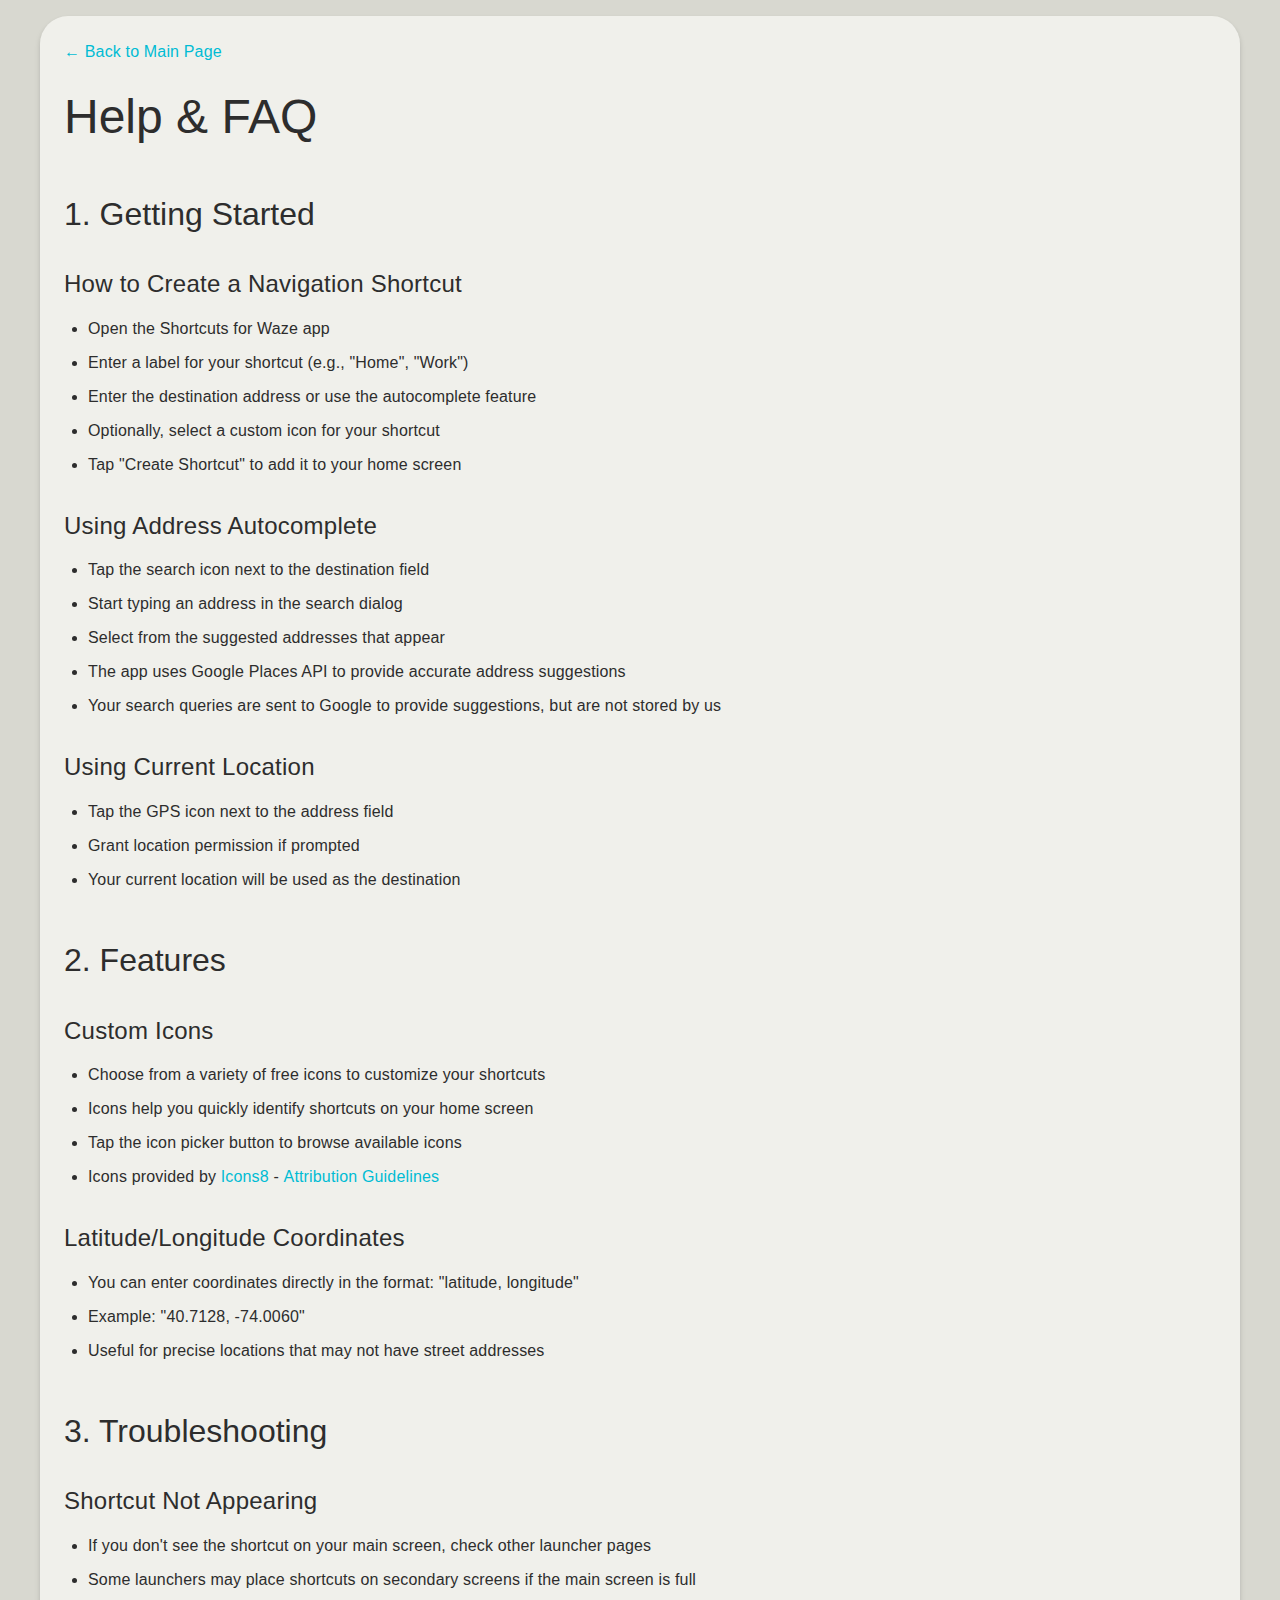
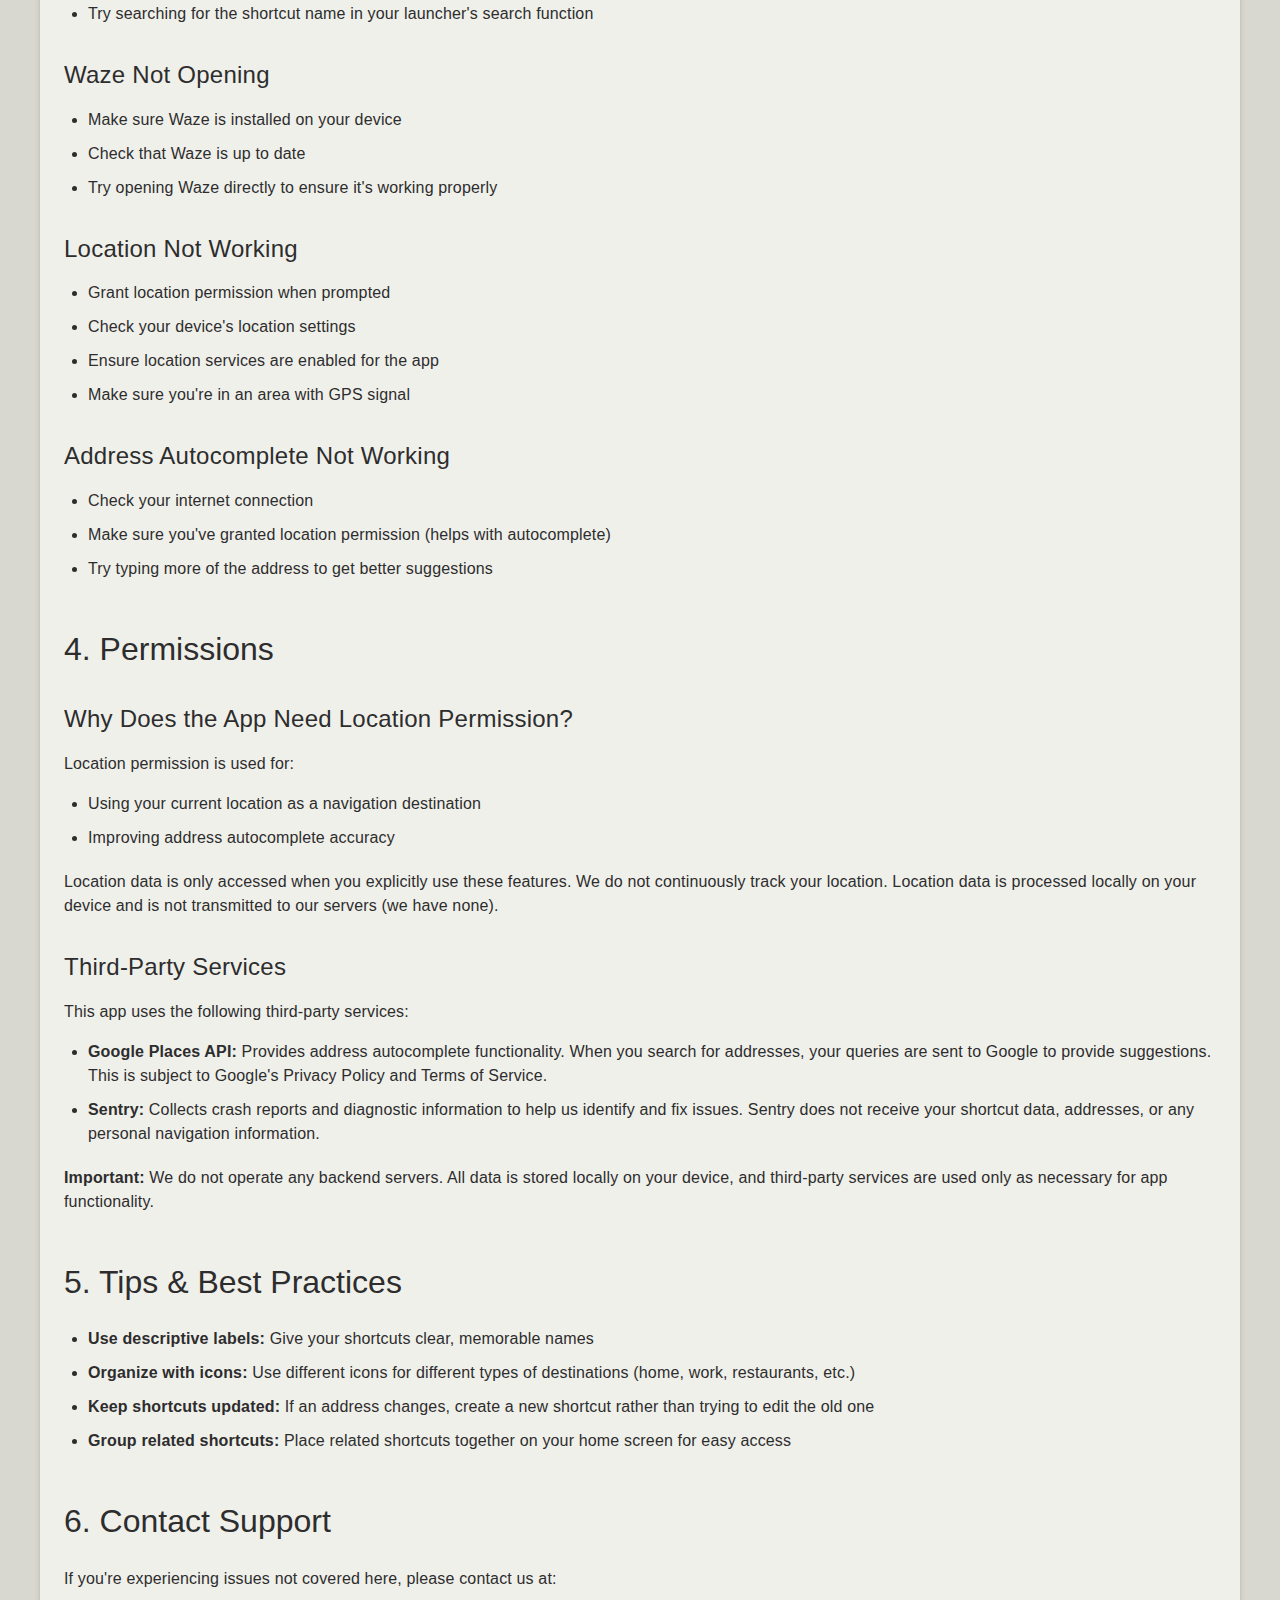
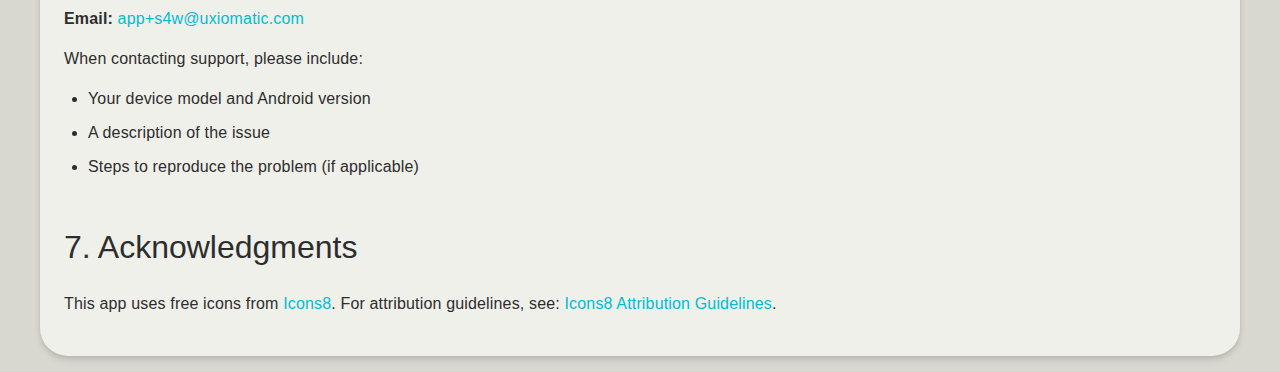
<file: help.html>
<!DOCTYPE html>
<html lang="en">
<head>
    <meta charset="UTF-8">
    <meta name="viewport" content="width=device-width, initial-scale=1.0">
    <title>Help & FAQ - Shortcuts for Waze</title>
    <link rel="icon" type="image/png" href="favicon.png">
    <link rel="stylesheet" href="styles.css">
</head>
<body>
    <div class="container">
        <a href="index.html" class="back-link">← Back to Main Page</a>
        
        <h1>Help & FAQ</h1>

        <h2>1. Getting Started</h2>

        <h3>How to Create a Navigation Shortcut</h3>
        <ul>
            <li>Open the Shortcuts for Waze app</li>
            <li>Enter a label for your shortcut (e.g., "Home", "Work")</li>
            <li>Enter the destination address or use the autocomplete feature</li>
            <li>Optionally, select a custom icon for your shortcut</li>
            <li>Tap "Create Shortcut" to add it to your home screen</li>
        </ul>

        <h3>Using Address Autocomplete</h3>
        <ul>
            <li>Tap the search icon next to the destination field</li>
            <li>Start typing an address in the search dialog</li>
            <li>Select from the suggested addresses that appear</li>
            <li>The app uses Google Places API to provide accurate address suggestions</li>
            <li>Your search queries are sent to Google to provide suggestions, but are not stored by us</li>
        </ul>

        <h3>Using Current Location</h3>
        <ul>
            <li>Tap the GPS icon next to the address field</li>
            <li>Grant location permission if prompted</li>
            <li>Your current location will be used as the destination</li>
        </ul>

        <h2>2. Features</h2>

        <h3>Custom Icons</h3>
        <ul>
            <li>Choose from a variety of free icons to customize your shortcuts</li>
            <li>Icons help you quickly identify shortcuts on your home screen</li>
            <li>Tap the icon picker button to browse available icons</li>
            <li>Icons provided by <a href="https://icons8.com" target="_blank" rel="noopener noreferrer">Icons8</a> - <a href="https://intercom.help/icons8-7fb7577e8170/en/articles/4725508-where-do-i-add-the-link" target="_blank" rel="noopener noreferrer">Attribution Guidelines</a></li>
        </ul>


        <h3>Latitude/Longitude Coordinates</h3>
        <ul>
            <li>You can enter coordinates directly in the format: "latitude, longitude"</li>
            <li>Example: "40.7128, -74.0060"</li>
            <li>Useful for precise locations that may not have street addresses</li>
        </ul>

        <h2>3. Troubleshooting</h2>

        <h3>Shortcut Not Appearing</h3>
        <ul>
            <li>If you don't see the shortcut on your main screen, check other launcher pages</li>
            <li>Some launchers may place shortcuts on secondary screens if the main screen is full</li>
            <li>Try searching for the shortcut name in your launcher's search function</li>
        </ul>

        <h3>Waze Not Opening</h3>
        <ul>
            <li>Make sure Waze is installed on your device</li>
            <li>Check that Waze is up to date</li>
            <li>Try opening Waze directly to ensure it's working properly</li>
        </ul>

        <h3>Location Not Working</h3>
        <ul>
            <li>Grant location permission when prompted</li>
            <li>Check your device's location settings</li>
            <li>Ensure location services are enabled for the app</li>
            <li>Make sure you're in an area with GPS signal</li>
        </ul>

        <h3>Address Autocomplete Not Working</h3>
        <ul>
            <li>Check your internet connection</li>
            <li>Make sure you've granted location permission (helps with autocomplete)</li>
            <li>Try typing more of the address to get better suggestions</li>
        </ul>

        <h2>4. Permissions</h2>

        <h3>Why Does the App Need Location Permission?</h3>
        <p>
            Location permission is used for:
        </p>
        <ul>
            <li>Using your current location as a navigation destination</li>
            <li>Improving address autocomplete accuracy</li>
        </ul>
        <p>
            Location data is only accessed when you explicitly use these features. We do not continuously track your location.
            Location data is processed locally on your device and is not transmitted to our servers (we have none).
        </p>

        <h3>Third-Party Services</h3>
        <p>
            This app uses the following third-party services:
        </p>
        <ul>
            <li><strong>Google Places API:</strong> Provides address autocomplete functionality. When you search for addresses, your queries are sent to Google to provide suggestions. This is subject to Google's Privacy Policy and Terms of Service.</li>
            <li><strong>Sentry:</strong> Collects crash reports and diagnostic information to help us identify and fix issues. Sentry does not receive your shortcut data, addresses, or any personal navigation information.</li>
        </ul>
        <p>
            <strong>Important:</strong> We do not operate any backend servers. All data is stored locally on your device, and third-party services are used only as necessary for app functionality.
        </p>

        <h2>5. Tips & Best Practices</h2>

        <ul>
            <li><strong>Use descriptive labels:</strong> Give your shortcuts clear, memorable names</li>
            <li><strong>Organize with icons:</strong> Use different icons for different types of destinations (home, work, restaurants, etc.)</li>
            <li><strong>Keep shortcuts updated:</strong> If an address changes, create a new shortcut rather than trying to edit the old one</li>
            <li><strong>Group related shortcuts:</strong> Place related shortcuts together on your home screen for easy access</li>
        </ul>

        <h2>6. Contact Support</h2>
        <p>
            If you're experiencing issues not covered here, please contact us at:
        </p>
        <p>
            <strong>Email:</strong> <a href="mailto:app+s4w@uxiomatic.com">app+s4w@uxiomatic.com</a>
        </p>
        <p>
            When contacting support, please include:
        </p>
        <ul>
            <li>Your device model and Android version</li>
            <li>A description of the issue</li>
            <li>Steps to reproduce the problem (if applicable)</li>
        </ul>

        <h2>7. Acknowledgments</h2>
        <p>
            This app uses free icons from <a href="https://icons8.com" target="_blank" rel="noopener noreferrer">Icons8</a>.
            For attribution guidelines, see: <a href="https://intercom.help/icons8-7fb7577e8170/en/articles/4725508-where-do-i-add-the-link" target="_blank" rel="noopener noreferrer">Icons8 Attribution Guidelines</a>.
        </p>
    </div>
</body>
</html>
</file>
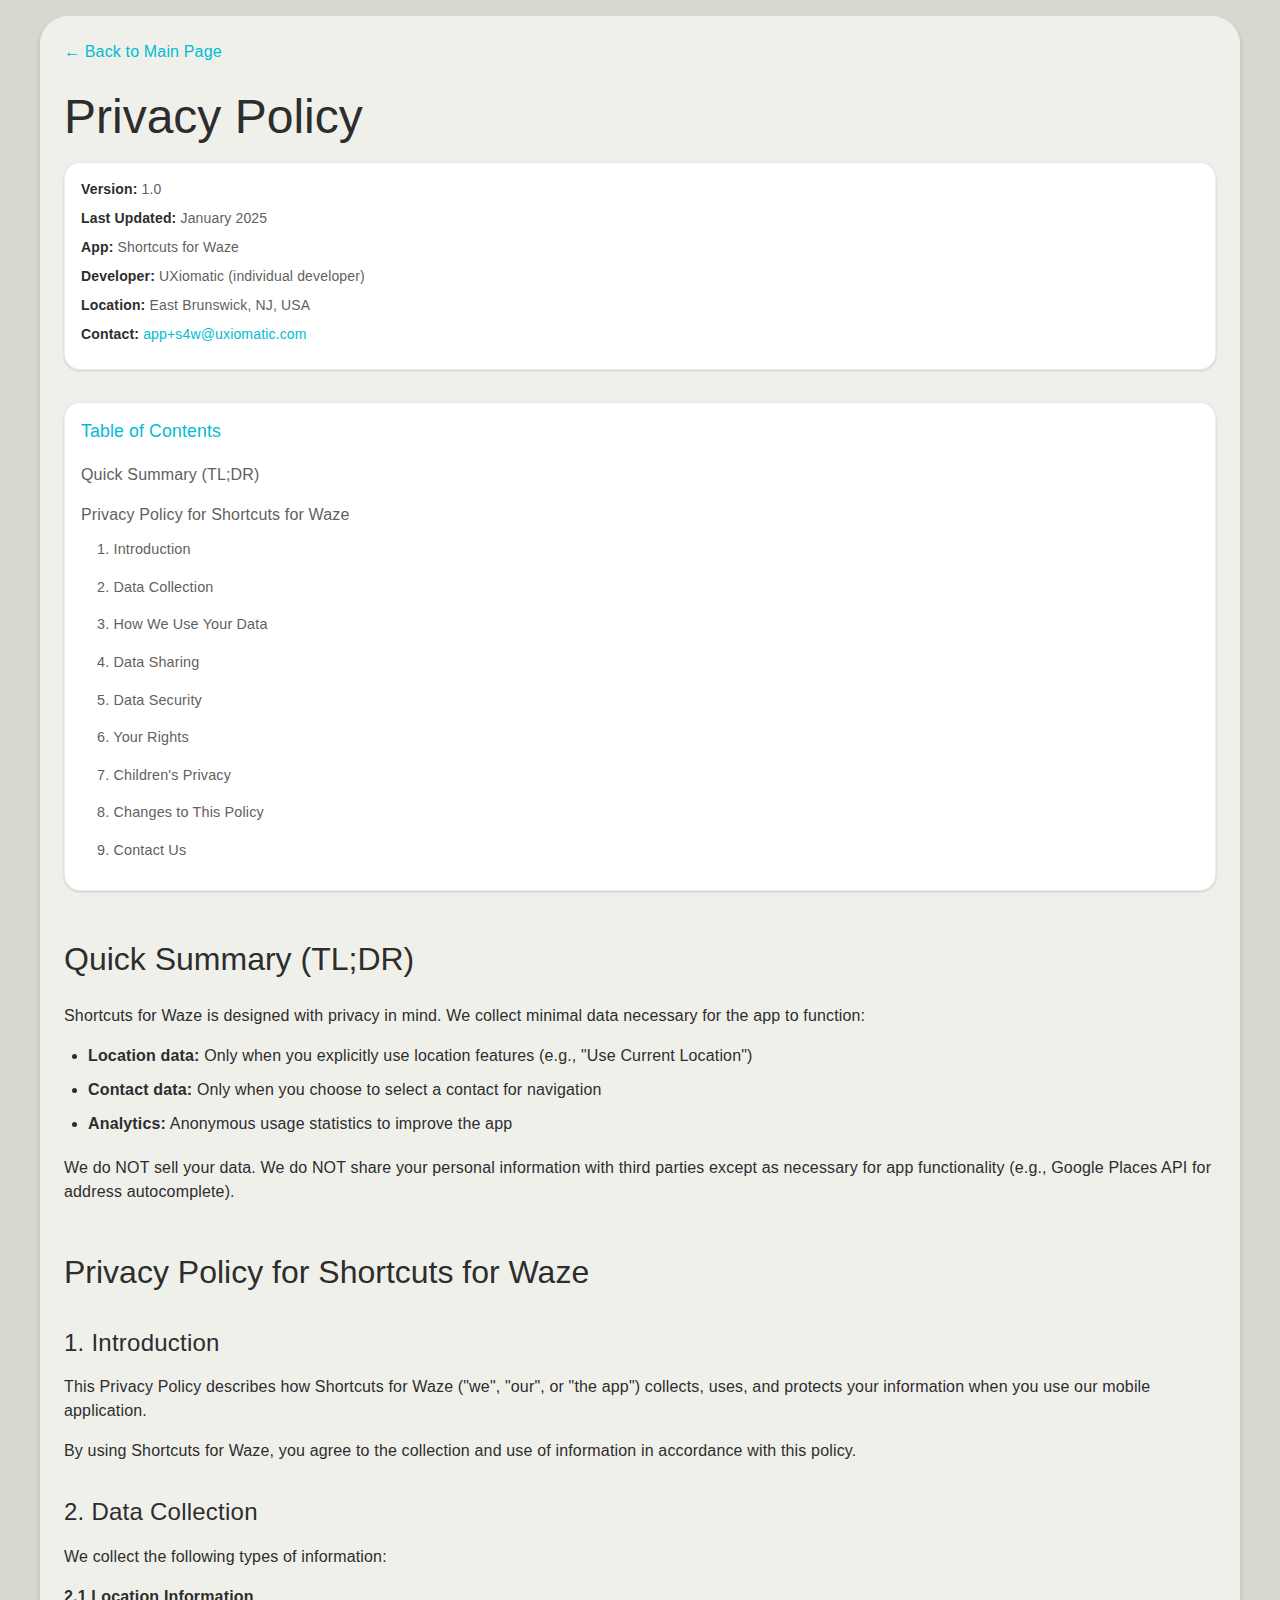
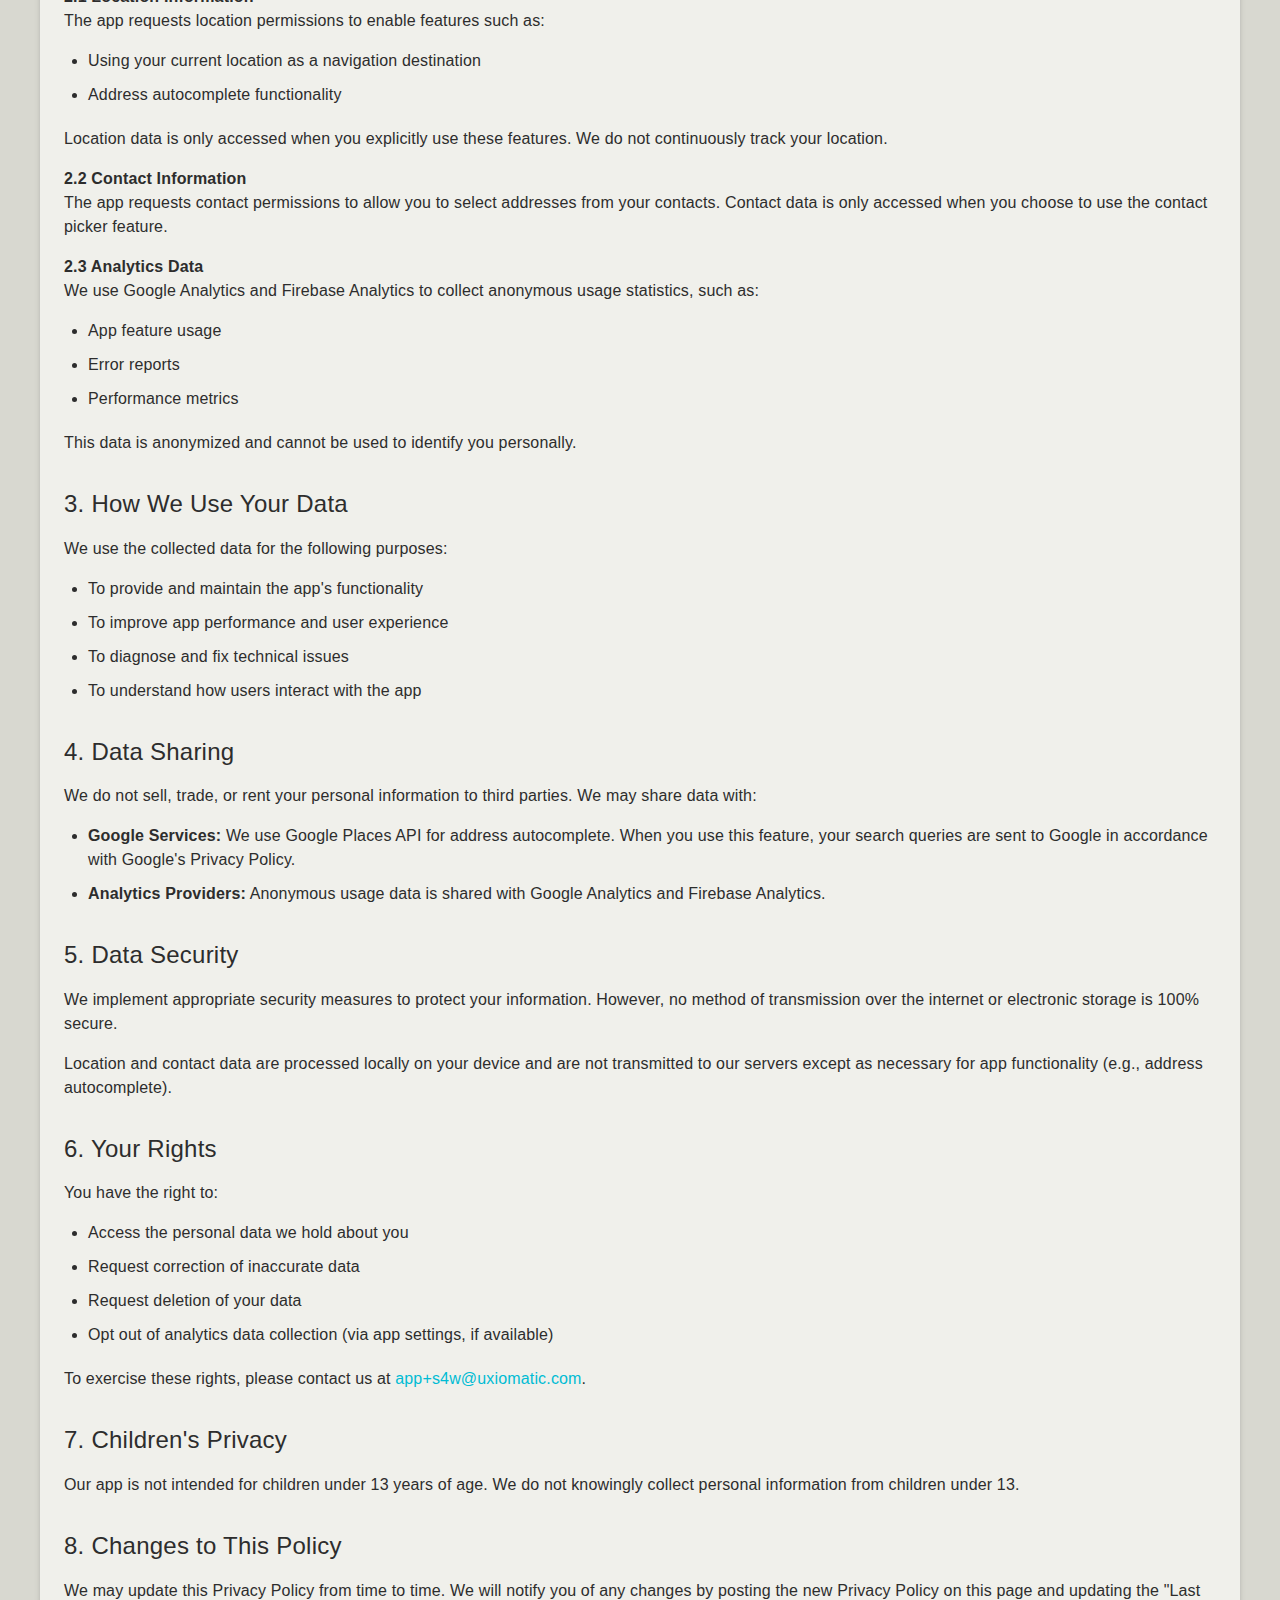
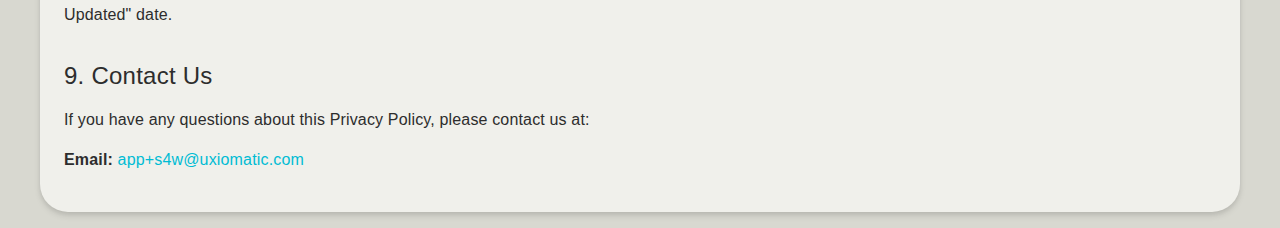
<file: privacy-policy.html>
<!DOCTYPE html>
<html lang="en">
<head>
    <meta charset="UTF-8">
    <meta name="viewport" content="width=device-width, initial-scale=1.0">
    <title>Privacy Policy - Shortcuts for Waze</title>
    <link rel="icon" type="image/png" href="favicon.png">
    <link rel="stylesheet" href="styles.css">
</head>
<body>
    <div class="container">
        <a href="index.html" class="back-link">← Back to Main Page</a>

        <h1>Privacy Policy</h1>
        <div class="meta">
            <p><strong>Version:</strong> 1.0</p>
            <p><strong>Last Updated:</strong> January 2025</p>
            <p><strong>App:</strong> Shortcuts for Waze</p>
            <p><strong>Developer:</strong> UXiomatic (individual developer)</p>
            <p><strong>Location:</strong> East Brunswick, NJ, USA</p>
            <p><strong>Contact:</strong> <a href="mailto:app+s4w@uxiomatic.com">app+s4w@uxiomatic.com</a></p>
        </div>

        <div class="toc">
            <h3>Table of Contents</h3>
            <ul>
                <li><a href="#quick-summary">Quick Summary (TL;DR)</a></li>
                <li><a href="#privacy-policy">Privacy Policy for Shortcuts for Waze</a>
                    <ul>
                        <li><a href="#introduction">1. Introduction</a></li>
                        <li><a href="#data-collection">2. Data Collection</a></li>
                        <li><a href="#data-use">3. How We Use Your Data</a></li>
                        <li><a href="#data-sharing">4. Data Sharing</a></li>
                        <li><a href="#data-security">5. Data Security</a></li>
                        <li><a href="#your-rights">6. Your Rights</a></li>
                        <li><a href="#children">7. Children's Privacy</a></li>
                        <li><a href="#changes">8. Changes to This Policy</a></li>
                        <li><a href="#contact">9. Contact Us</a></li>
                    </ul>
                </li>
            </ul>
        </div>

        <h2 id="quick-summary">Quick Summary (TL;DR)</h2>
        <p>
            Shortcuts for Waze is designed with privacy in mind. We collect minimal data necessary for the app to function:
        </p>
        <ul>
            <li><strong>Location data:</strong> Only when you explicitly use location features (e.g., "Use Current Location")</li>
            <li><strong>Contact data:</strong> Only when you choose to select a contact for navigation</li>
            <li><strong>Analytics:</strong> Anonymous usage statistics to improve the app</li>
        </ul>
        <p>
            We do NOT sell your data. We do NOT share your personal information with third parties except as necessary for app functionality (e.g., Google Places API for address autocomplete).
        </p>

        <h2 id="privacy-policy">Privacy Policy for Shortcuts for Waze</h2>

        <h3 id="introduction">1. Introduction</h3>
        <p>
            This Privacy Policy describes how Shortcuts for Waze ("we", "our", or "the app") collects, uses, and protects your information when you use our mobile application.
        </p>
        <p>
            By using Shortcuts for Waze, you agree to the collection and use of information in accordance with this policy.
        </p>

        <h3 id="data-collection">2. Data Collection</h3>
        <p>We collect the following types of information:</p>
        
        <h4>2.1 Location Information</h4>
        <p>
            The app requests location permissions to enable features such as:
        </p>
        <ul>
            <li>Using your current location as a navigation destination</li>
            <li>Address autocomplete functionality</li>
        </ul>
        <p>
            Location data is only accessed when you explicitly use these features. We do not continuously track your location.
        </p>

        <h4>2.2 Contact Information</h4>
        <p>
            The app requests contact permissions to allow you to select addresses from your contacts. Contact data is only accessed when you choose to use the contact picker feature.
        </p>

        <h4>2.3 Analytics Data</h4>
        <p>
            We use Google Analytics and Firebase Analytics to collect anonymous usage statistics, such as:
        </p>
        <ul>
            <li>App feature usage</li>
            <li>Error reports</li>
            <li>Performance metrics</li>
        </ul>
        <p>
            This data is anonymized and cannot be used to identify you personally.
        </p>

        <h3 id="data-use">3. How We Use Your Data</h3>
        <p>We use the collected data for the following purposes:</p>
        <ul>
            <li>To provide and maintain the app's functionality</li>
            <li>To improve app performance and user experience</li>
            <li>To diagnose and fix technical issues</li>
            <li>To understand how users interact with the app</li>
        </ul>

        <h3 id="data-sharing">4. Data Sharing</h3>
        <p>
            We do not sell, trade, or rent your personal information to third parties. We may share data with:
        </p>
        <ul>
            <li><strong>Google Services:</strong> We use Google Places API for address autocomplete. When you use this feature, your search queries are sent to Google in accordance with Google's Privacy Policy.</li>
            <li><strong>Analytics Providers:</strong> Anonymous usage data is shared with Google Analytics and Firebase Analytics.</li>
        </ul>

        <h3 id="data-security">5. Data Security</h3>
        <p>
            We implement appropriate security measures to protect your information. However, no method of transmission over the internet or electronic storage is 100% secure.
        </p>
        <p>
            Location and contact data are processed locally on your device and are not transmitted to our servers except as necessary for app functionality (e.g., address autocomplete).
        </p>

        <h3 id="your-rights">6. Your Rights</h3>
        <p>You have the right to:</p>
        <ul>
            <li>Access the personal data we hold about you</li>
            <li>Request correction of inaccurate data</li>
            <li>Request deletion of your data</li>
            <li>Opt out of analytics data collection (via app settings, if available)</li>
        </ul>
        <p>
            To exercise these rights, please contact us at <a href="mailto:app+s4w@uxiomatic.com">app+s4w@uxiomatic.com</a>.
        </p>

        <h3 id="children">7. Children's Privacy</h3>
        <p>
            Our app is not intended for children under 13 years of age. We do not knowingly collect personal information from children under 13.
        </p>

        <h3 id="changes">8. Changes to This Policy</h3>
        <p>
            We may update this Privacy Policy from time to time. We will notify you of any changes by posting the new Privacy Policy on this page and updating the "Last Updated" date.
        </p>

        <h3 id="contact">9. Contact Us</h3>
        <p>
            If you have any questions about this Privacy Policy, please contact us at:
        </p>
        <p>
            <strong>Email:</strong> <a href="mailto:app+s4w@uxiomatic.com">app+s4w@uxiomatic.com</a>
        </p>
    </div>
</body>
</html>
</file>
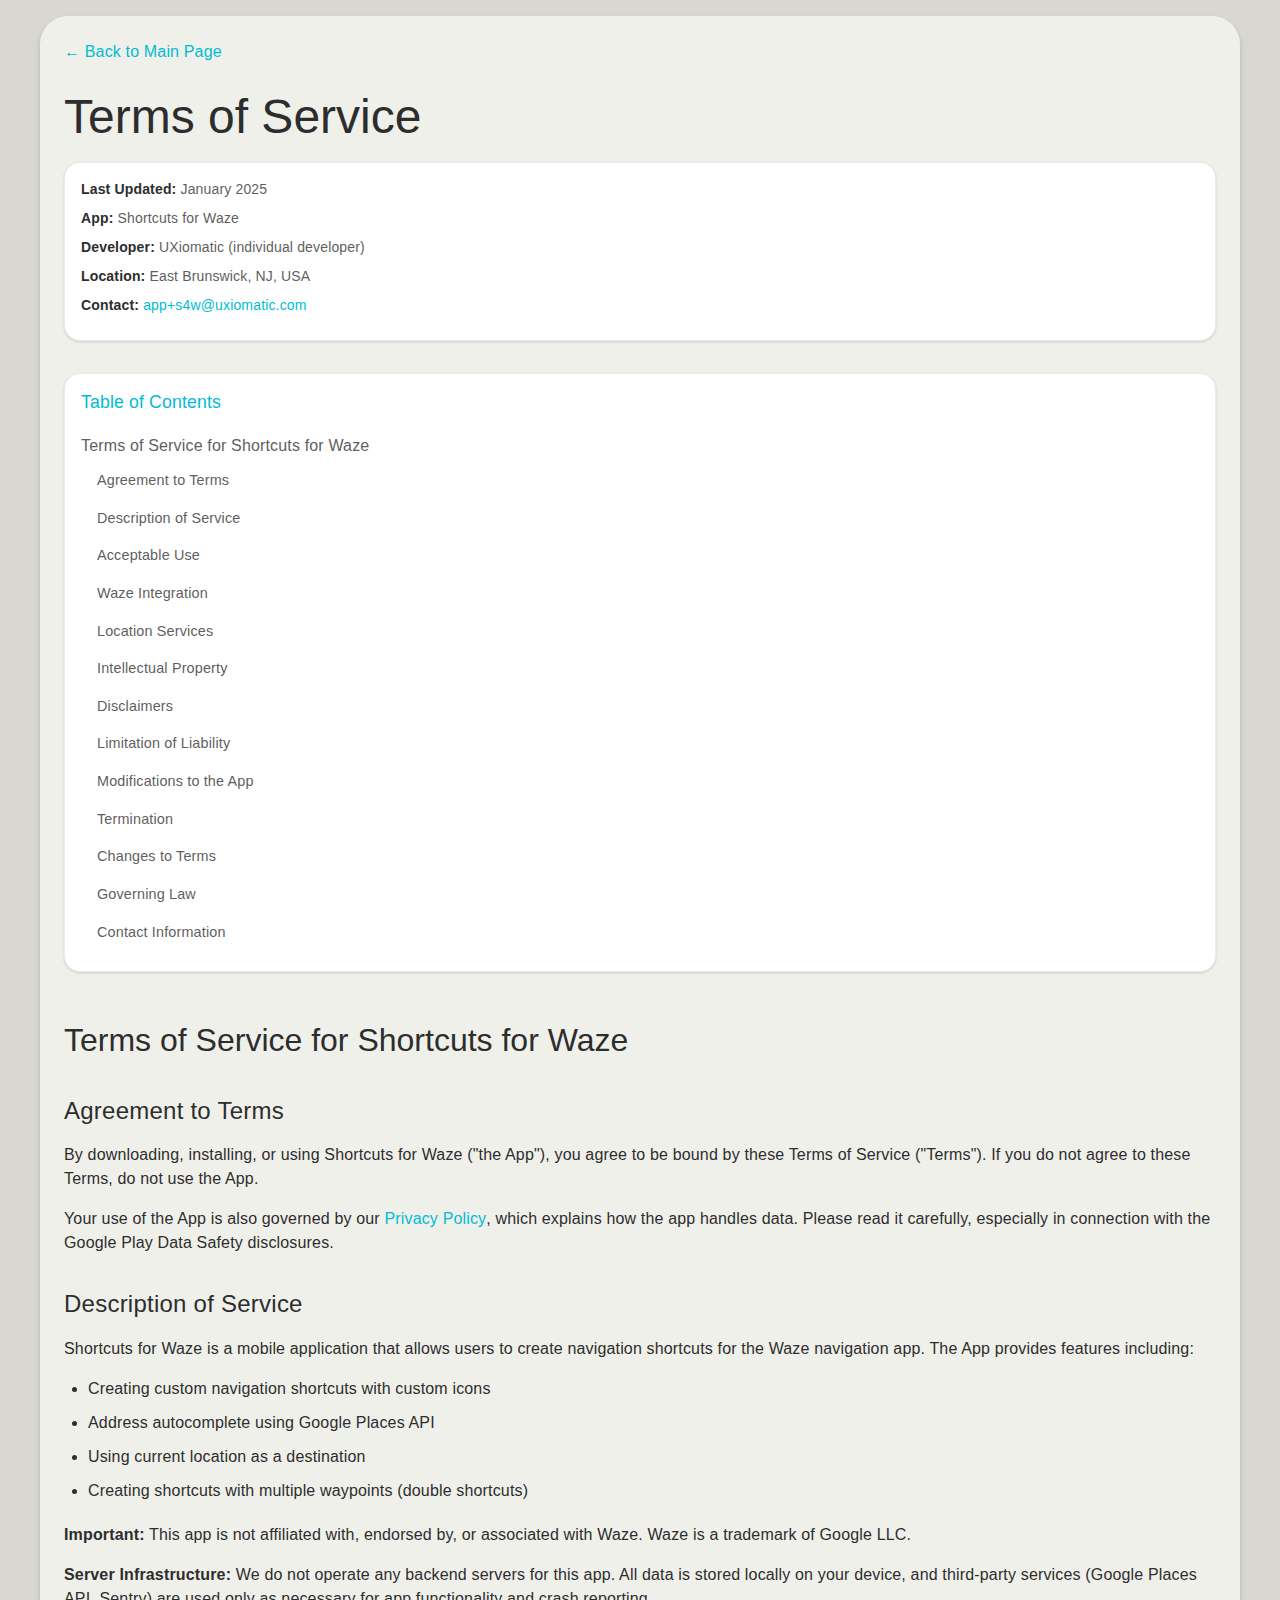
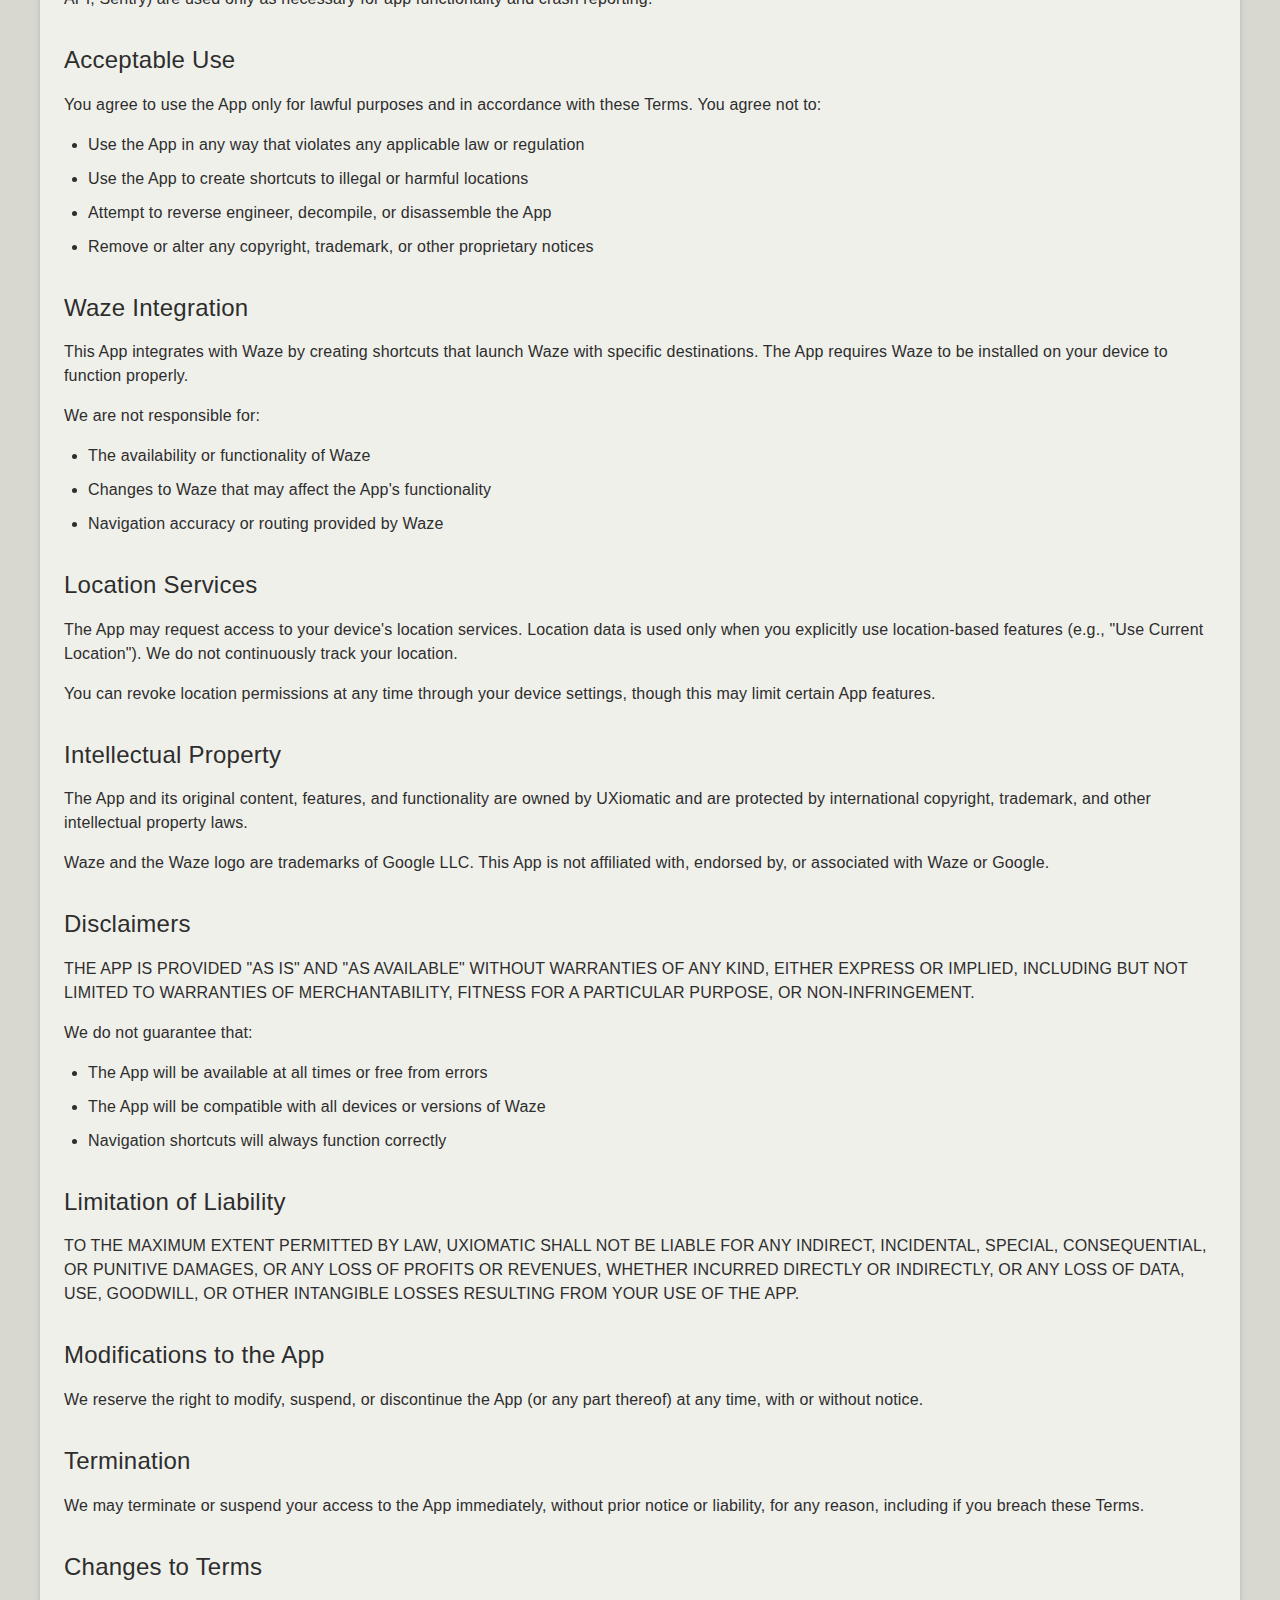
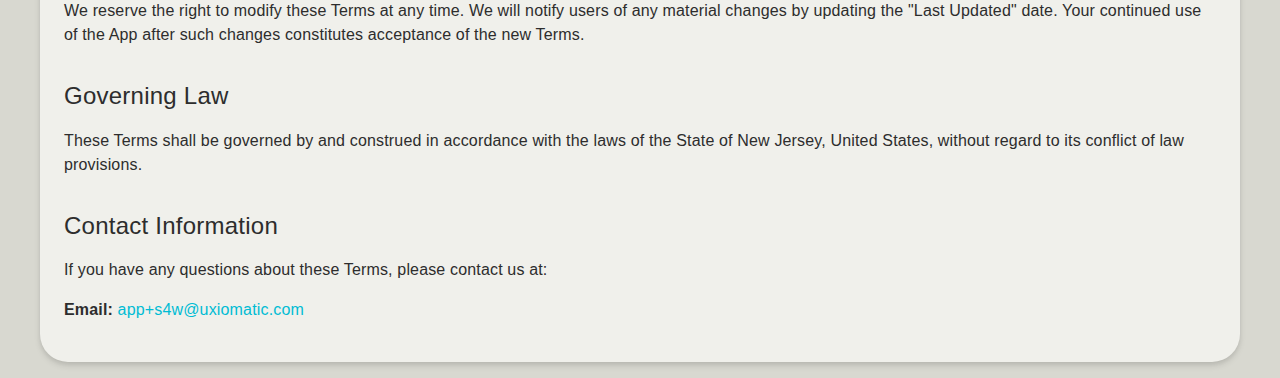
<file: terms-of-service.html>
<!DOCTYPE html>
<html lang="en">
<head>
    <meta charset="UTF-8">
    <meta name="viewport" content="width=device-width, initial-scale=1.0">
    <title>Terms of Service - Shortcuts for Waze</title>
    <link rel="icon" type="image/png" href="favicon.png">
    <link rel="stylesheet" href="styles.css">
</head>
<body>
    <div class="container">
        <a href="index.html" class="back-link">← Back to Main Page</a>

        <h1>Terms of Service</h1>
        <div class="meta">
            <p><strong>Last Updated:</strong> January 2025</p>
            <p><strong>App:</strong> Shortcuts for Waze</p>
            <p><strong>Developer:</strong> UXiomatic (individual developer)</p>
            <p><strong>Location:</strong> East Brunswick, NJ, USA</p>
            <p><strong>Contact:</strong> <a href="mailto:app+s4w@uxiomatic.com">app+s4w@uxiomatic.com</a></p>
        </div>

        <div class="toc">
            <h3>Table of Contents</h3>
            <ul>
                <li><a href="#terms">Terms of Service for Shortcuts for Waze</a>
                    <ul>
                        <li><a href="#agreement">Agreement to Terms</a></li>
                        <li><a href="#description">Description of Service</a></li>
                        <li><a href="#acceptable-use">Acceptable Use</a></li>
                        <li><a href="#waze-integration">Waze Integration</a></li>
                        <li><a href="#location-services">Location Services</a></li>
                        <li><a href="#intellectual-property">Intellectual Property</a></li>
                        <li><a href="#disclaimers">Disclaimers</a></li>
                        <li><a href="#liability">Limitation of Liability</a></li>
                        <li><a href="#modifications">Modifications to the App</a></li>
                        <li><a href="#termination">Termination</a></li>
                        <li><a href="#changes-terms">Changes to Terms</a></li>
                        <li><a href="#governing-law">Governing Law</a></li>
                        <li><a href="#contact-terms">Contact Information</a></li>
                    </ul>
                </li>
            </ul>
        </div>

        <h2 id="terms">Terms of Service for Shortcuts for Waze</h2>

        <h3 id="agreement">Agreement to Terms</h3>
        <p>
            By downloading, installing, or using Shortcuts for Waze ("the App"), you agree to be bound by these Terms of Service ("Terms").
            If you do not agree to these Terms, do not use the App.
        </p>
        <p>
            Your use of the App is also governed by our <a href="privacy-policy.html">Privacy Policy</a>, which explains how the app handles data.
            Please read it carefully, especially in connection with the Google Play Data Safety disclosures.
        </p>

        <h3 id="description">Description of Service</h3>
        <p>
            Shortcuts for Waze is a mobile application that allows users to create navigation shortcuts for the Waze navigation app. The App provides features including:
        </p>
        <ul>
            <li>Creating custom navigation shortcuts with custom icons</li>
            <li>Address autocomplete using Google Places API</li>
            <li>Using current location as a destination</li>
            <li>Creating shortcuts with multiple waypoints (double shortcuts)</li>
        </ul>
        <p>
            <strong>Important:</strong> This app is not affiliated with, endorsed by, or associated with Waze. Waze is a trademark of Google LLC.
        </p>
        <p>
            <strong>Server Infrastructure:</strong> We do not operate any backend servers for this app. All data is stored locally on your device, and third-party services (Google Places API, Sentry) are used only as necessary for app functionality and crash reporting.
        </p>

        <h3 id="acceptable-use">Acceptable Use</h3>
        <p>You agree to use the App only for lawful purposes and in accordance with these Terms. You agree not to:</p>
        <ul>
            <li>Use the App in any way that violates any applicable law or regulation</li>
            <li>Use the App to create shortcuts to illegal or harmful locations</li>
            <li>Attempt to reverse engineer, decompile, or disassemble the App</li>
            <li>Remove or alter any copyright, trademark, or other proprietary notices</li>
        </ul>

        <h3 id="waze-integration">Waze Integration</h3>
        <p>
            This App integrates with Waze by creating shortcuts that launch Waze with specific destinations. The App requires Waze to be installed on your device to function properly.
        </p>
        <p>
            We are not responsible for:
        </p>
        <ul>
            <li>The availability or functionality of Waze</li>
            <li>Changes to Waze that may affect the App's functionality</li>
            <li>Navigation accuracy or routing provided by Waze</li>
        </ul>

        <h3 id="location-services">Location Services</h3>
        <p>
            The App may request access to your device's location services. Location data is used only when you explicitly use location-based features (e.g., "Use Current Location"). We do not continuously track your location.
        </p>
        <p>
            You can revoke location permissions at any time through your device settings, though this may limit certain App features.
        </p>

        <h3 id="intellectual-property">Intellectual Property</h3>
        <p>
            The App and its original content, features, and functionality are owned by UXiomatic and are protected by international copyright, trademark, and other intellectual property laws.
        </p>
        <p>
            Waze and the Waze logo are trademarks of Google LLC. This App is not affiliated with, endorsed by, or associated with Waze or Google.
        </p>

        <h3 id="disclaimers">Disclaimers</h3>
        <p>
            THE APP IS PROVIDED "AS IS" AND "AS AVAILABLE" WITHOUT WARRANTIES OF ANY KIND, EITHER EXPRESS OR IMPLIED, INCLUDING BUT NOT LIMITED TO WARRANTIES OF MERCHANTABILITY, FITNESS FOR A PARTICULAR PURPOSE, OR NON-INFRINGEMENT.
        </p>
        <p>
            We do not guarantee that:
        </p>
        <ul>
            <li>The App will be available at all times or free from errors</li>
            <li>The App will be compatible with all devices or versions of Waze</li>
            <li>Navigation shortcuts will always function correctly</li>
        </ul>

        <h3 id="liability">Limitation of Liability</h3>
        <p>
            TO THE MAXIMUM EXTENT PERMITTED BY LAW, UXIOMATIC SHALL NOT BE LIABLE FOR ANY INDIRECT, INCIDENTAL, SPECIAL, CONSEQUENTIAL, OR PUNITIVE DAMAGES, OR ANY LOSS OF PROFITS OR REVENUES, WHETHER INCURRED DIRECTLY OR INDIRECTLY, OR ANY LOSS OF DATA, USE, GOODWILL, OR OTHER INTANGIBLE LOSSES RESULTING FROM YOUR USE OF THE APP.
        </p>

        <h3 id="modifications">Modifications to the App</h3>
        <p>
            We reserve the right to modify, suspend, or discontinue the App (or any part thereof) at any time, with or without notice.
        </p>

        <h3 id="termination">Termination</h3>
        <p>
            We may terminate or suspend your access to the App immediately, without prior notice or liability, for any reason, including if you breach these Terms.
        </p>

        <h3 id="changes-terms">Changes to Terms</h3>
        <p>
            We reserve the right to modify these Terms at any time. We will notify users of any material changes by updating the "Last Updated" date. Your continued use of the App after such changes constitutes acceptance of the new Terms.
        </p>

        <h3 id="governing-law">Governing Law</h3>
        <p>
            These Terms shall be governed by and construed in accordance with the laws of the State of New Jersey, United States, without regard to its conflict of law provisions.
        </p>

        <h3 id="contact-terms">Contact Information</h3>
        <p>
            If you have any questions about these Terms, please contact us at:
        </p>
        <p>
            <strong>Email:</strong> <a href="mailto:app+s4w@uxiomatic.com">app+s4w@uxiomatic.com</a>
        </p>
    </div>
</body>
</html>
</file>
<file: styles.css>
/* Modern Theme for Shortcuts for Waze Documentation */

:root {
    /* Cyan/Teal accent colors from app */
    --primary: #00bcd4;
    --primary-dark: #006064;
    --primary-light: #4dd0e1;
    --on-primary: #FFFFFF;
    
    /* Orange accent */
    --accent: #ff9800;
    --accent-dark: #f57c00;
    
    /* Mid-tone neutral palette */
    --secondary: #8B7D8B;
    --text-primary: #2D2D2D;
    --text-secondary: #5F5F5F;
    --text-muted: #8B8B8B;
    
    /* Balanced mid-tone backgrounds */
    --bg-primary: #E8E8E8;
    --bg-secondary: #F5F5F5;
    --bg-tertiary: #FFFFFF;
    --surface: #F0F0EB;
    --surface-variant: #FAFAFA;
    
    /* Subtle borders */
    --border: rgba(0, 0, 0, 0.08);
    --border-light: rgba(0, 0, 0, 0.12);
    
    /* Soft shadows for depth */
    --shadow-sm: 0 1px 3px rgba(0, 0, 0, 0.1), 0 1px 2px rgba(0, 0, 0, 0.06);
    --shadow-md: 0 4px 6px rgba(0, 0, 0, 0.1), 0 2px 4px rgba(0, 0, 0, 0.06);
    --shadow-lg: 0 10px 15px rgba(0, 0, 0, 0.1), 0 4px 6px rgba(0, 0, 0, 0.05);
    
    /* Material 3 rounded corners */
    --radius: 28px;
    --radius-sm: 16px;
    --radius-xs: 12px;
}

* {
    margin: 0;
    padding: 0;
    box-sizing: border-box;
}

body {
    font-family: 'Roboto', -apple-system, BlinkMacSystemFont, 'Segoe UI', 'Inter', Oxygen, Ubuntu, Cantarell, sans-serif;
    line-height: 1.5;
    color: var(--text-primary);
    background: #D8D8D0;
    min-height: 100vh;
    padding: 16px;
    letter-spacing: 0.01em;
}

.container {
    max-width: 1200px;
    margin: 0 auto;
    background: var(--surface);
    padding: 24px;
    border-radius: var(--radius);
    box-shadow: var(--shadow-md);
    border: none;
}

/* Card layout for index page */
.index-layout {
    display: grid;
    grid-template-columns: 1fr 1fr;
    gap: 32px;
    align-items: start;
}

.index-left {
    display: flex;
    flex-direction: column;
    align-items: flex-start;
}

.index-right {
    display: flex;
    flex-direction: column;
    align-items: center;
    justify-content: flex-start;
}

.logo-title-group {
    display: flex;
    align-items: flex-start;
    gap: 16px;
    margin-bottom: 24px;
}

.title-group {
    display: flex;
    flex-direction: column;
    align-items: flex-start;
    justify-content: flex-start;
    padding-top: 8px;
}

.title-group h1 {
    margin-bottom: 8px;
    margin-top: 0;
    line-height: 1.2;
}

.title-group .subtitle {
    margin-bottom: 0;
    margin-top: 0;
    line-height: 1.4;
}

.index-left .nav-list {
    margin-bottom: 24px;
}

.screenshot-container {
    display: flex;
    flex-direction: row;
    align-items: flex-start;
    justify-content: center;
    gap: 16px;
    position: sticky;
    top: 16px;
    flex-wrap: wrap;
}

.screenshot {
    max-width: 100%;
    width: 240px;
    height: auto;
    border-radius:  var(--radius-xs);
    box-shadow: var(--shadow-md);
}

.attribution {
    font-size: 0.75rem;
    color: var(--text-muted);
    text-align: center;
    margin: 0;
    line-height: 1.4;
}

.attribution a {
    color: var(--text-secondary);
    font-weight: 400;
    text-decoration: none;
}

.attribution a:hover {
    color: var(--primary);
    text-decoration: underline;
}

@media (max-width: 768px) {
    .index-layout {
        grid-template-columns: 1fr;
        gap: 32px;
    }
    
    .index-left {
        align-items: center;
        text-align: center;
    }
}

.logo {
    display: block;
    width: 96px;
    height: 96px;
    flex-shrink: 0;
    filter: drop-shadow(0 4px 6px rgba(0, 0, 0, 0.5));
}

h1 {
    color: var(--text-primary);
    font-size: 3rem;
    font-weight: 400;
    margin-bottom: 16px;
    letter-spacing: 0;
    line-height: 1.2;
}

.title-group h1 {
    text-align: left;
}

h2 {
    color: var(--text-primary);
    font-size: 2rem;
    font-weight: 400;
    margin-top: 48px;
    margin-bottom: 24px;
    padding-bottom: 0;
    border-bottom: none;
    letter-spacing: 0;
    line-height: 1.3;
}

h3 {
    color: var(--text-primary);
    font-size: 1.5rem;
    font-weight: 500;
    margin-top: 32px;
    margin-bottom: 16px;
    letter-spacing: 0.01em;
    line-height: 1.4;
}

.subtitle {
    color: var(--text-secondary);
    font-size: 1rem;
    margin-bottom: 32px;
    font-weight: 400;
    letter-spacing: 0.01em;
}

.title-group .subtitle {
    text-align: left;
}

p {
    margin-bottom: 16px;
    color: var(--text-primary);
}

ul, ol {
    margin-left: 24px;
    margin-bottom: 20px;
}

li {
    margin-bottom: 10px;
    color: var(--text-primary);
}

strong {
    color: var(--text-primary);
    font-weight: 600;
}

code {
    background: rgba(0, 188, 212, 0.1);
    padding: 4px 8px;
    border-radius: var(--radius-xs);
    font-family: 'Roboto Mono', 'SF Mono', Monaco, 'Cascadia Code', Consolas, monospace;
    font-size: 0.875rem;
    color: var(--primary-dark);
    font-weight: 500;
}

.back-link {
    display: inline-flex;
    align-items: center;
    margin-bottom: 24px;
    color: var(--primary);
    text-decoration: none;
    font-weight: 500;
    transition: all 0.2s;
}

.back-link:hover {
    color: var(--primary-dark);
    transform: translateX(-4px);
}

.nav-list {
    list-style: none;
    margin: 0;
    padding: 0;
}

.index-left .nav-list {
    margin-top: 0;
    margin-bottom: 24px;
    width: 100%;
}

.nav-list li {
    margin-bottom: 12px;
}

.nav-list a {
    display: block;
    padding: 20px;
    background: var(--bg-tertiary);
    border: 1px solid var(--border);
    text-decoration: none;
    color: var(--text-primary);
    border-radius: var(--radius-sm);
    transition: all 0.2s cubic-bezier(0.2, 0, 0, 1);
    box-shadow: var(--shadow-sm);
    position: relative;
    overflow: hidden;
}

.nav-list a::before {
    content: '';
    position: absolute;
    top: 0;
    left: 0;
    width: 100%;
    height: 100%;
    background: var(--primary);
    opacity: 0;
    transition: opacity 0.2s cubic-bezier(0.2, 0, 0, 1);
    border-radius: var(--radius-sm);
}

.nav-list a:hover {
    background: var(--bg-tertiary);
    transform: translateY(-1px);
    box-shadow: var(--shadow-md);
    border-color: var(--border-light);
    text-decoration: none;
}

.nav-list a:hover::before {
    opacity: 0.06;
}

.nav-list a h2 {
    margin: 0 0 8px 0;
    font-size: 1.5rem;
    color: var(--primary);
    border: none;
    padding: 0;
    font-weight: 500;
    position: relative;
    z-index: 1;
}

.nav-list a p {
    margin: 0;
    color: var(--text-secondary);
    font-size: 0.875rem;
    position: relative;
    z-index: 1;
    line-height: 1.5;
}

/* Google Play badge styling */
.app-link {
    display: inline-block;
    margin: 24px 0;
    transition: transform 0.2s, opacity 0.2s;
}

.app-link:hover {
    transform: scale(1.05);
    opacity: 0.9;
}

.app-link img {
    height: 60px;
    width: auto;
    display: block;
    filter: drop-shadow(0 2px 4px rgba(0, 0, 0, 0.5));
}

.index-left .app-link {
    margin-left: 0;
    margin-right: auto;
    margin-top: 0;
    margin-bottom: 0;
}

@media (max-width: 768px) {
    .index-left .app-link {
        margin-left: auto;
        margin-right: auto;
    }
}

.meta {
    color: var(--text-secondary);
    font-size: 0.875rem;
    margin-bottom: 32px;
    padding: 16px;
    background: var(--bg-tertiary);
    border-radius: var(--radius-sm);
    border: 1px solid var(--border);
    box-shadow: var(--shadow-sm);
}

.meta p {
    margin-bottom: 8px;
    color: var(--text-secondary);
}

.meta strong {
    color: var(--text-primary);
}

footer {
    margin-top: 32px;
    padding-top: 20px;
    border-top: 1px solid var(--border);
    text-align: center;
    color: var(--text-muted);
    font-size: 0.875rem;
}

a {
    color: var(--primary);
    text-decoration: none;
    transition: color 0.2s;
    font-weight: 500;
}

a:hover {
    color: var(--primary-dark);
    text-decoration: underline;
}

/* Table of Contents */
.toc {
    background: var(--bg-tertiary);
    border: 1px solid var(--border);
    border-radius: var(--radius-sm);
    padding: 16px;
    margin: 32px 0;
    box-shadow: var(--shadow-sm);
}

.toc h3 {
    margin-top: 0;
    margin-bottom: 16px;
    font-size: 1.1rem;
    color: var(--primary);
    border: none;
    padding: 0;
}

.toc ul {
    list-style: none;
    margin: 0;
    padding: 0;
}

.toc li {
    margin-bottom: 8px;
}

.toc a {
    color: var(--text-secondary);
    text-decoration: none;
    transition: color 0.2s;
    display: block;
    padding: 4px 0;
}

.toc a:hover {
    color: var(--primary);
}

.toc ul ul {
    margin-left: 16px;
    margin-top: 4px;
}

.toc ul ul a {
    font-size: 0.9em;
}

/* Smooth scroll */
html {
    scroll-behavior: smooth;
}

/* Responsive */
@media (max-width: 768px) {
    body {
        padding: 12px;
    }
    
    .container {
        padding: 16px;
        max-width: 100%;
        border-radius: var(--radius-sm);
    }
    
    .index-layout {
        grid-template-columns: 1fr;
        gap: 24px;
    }
    
    .index-left {
        align-items: center;
        text-align: center;
    }
    
    .logo-title-group {
        flex-direction: column;
        align-items: center;
        text-align: center;
    }
    
    .title-group {
        align-items: center;
        text-align: center;
    }
    
    .title-group h1 {
        text-align: center;
    }
    
    .title-group .subtitle {
        text-align: center;
    }
    
    .index-left .app-link {
        margin-left: auto;
        margin-right: auto;
    }
    
    .index-right {
        align-items: center;
    }
    
    .screenshot-container {
        position: static;
        flex-direction: column;
        align-items: center;
    }
    
    .screenshot {
        width: 200px;
        max-width: 100%;
        border-radius: 12px;
    }
    
    h1 {
        font-size: 2.25rem;
    }
    
    h2 {
        font-size: 1.75rem;
    }
    
    .logo {
        width: 72px;
        height: 72px;
    }
    
    .toc {
        padding: 16px;
    }
    
    .nav-list a {
        padding: 16px;
    }
}
</file>
